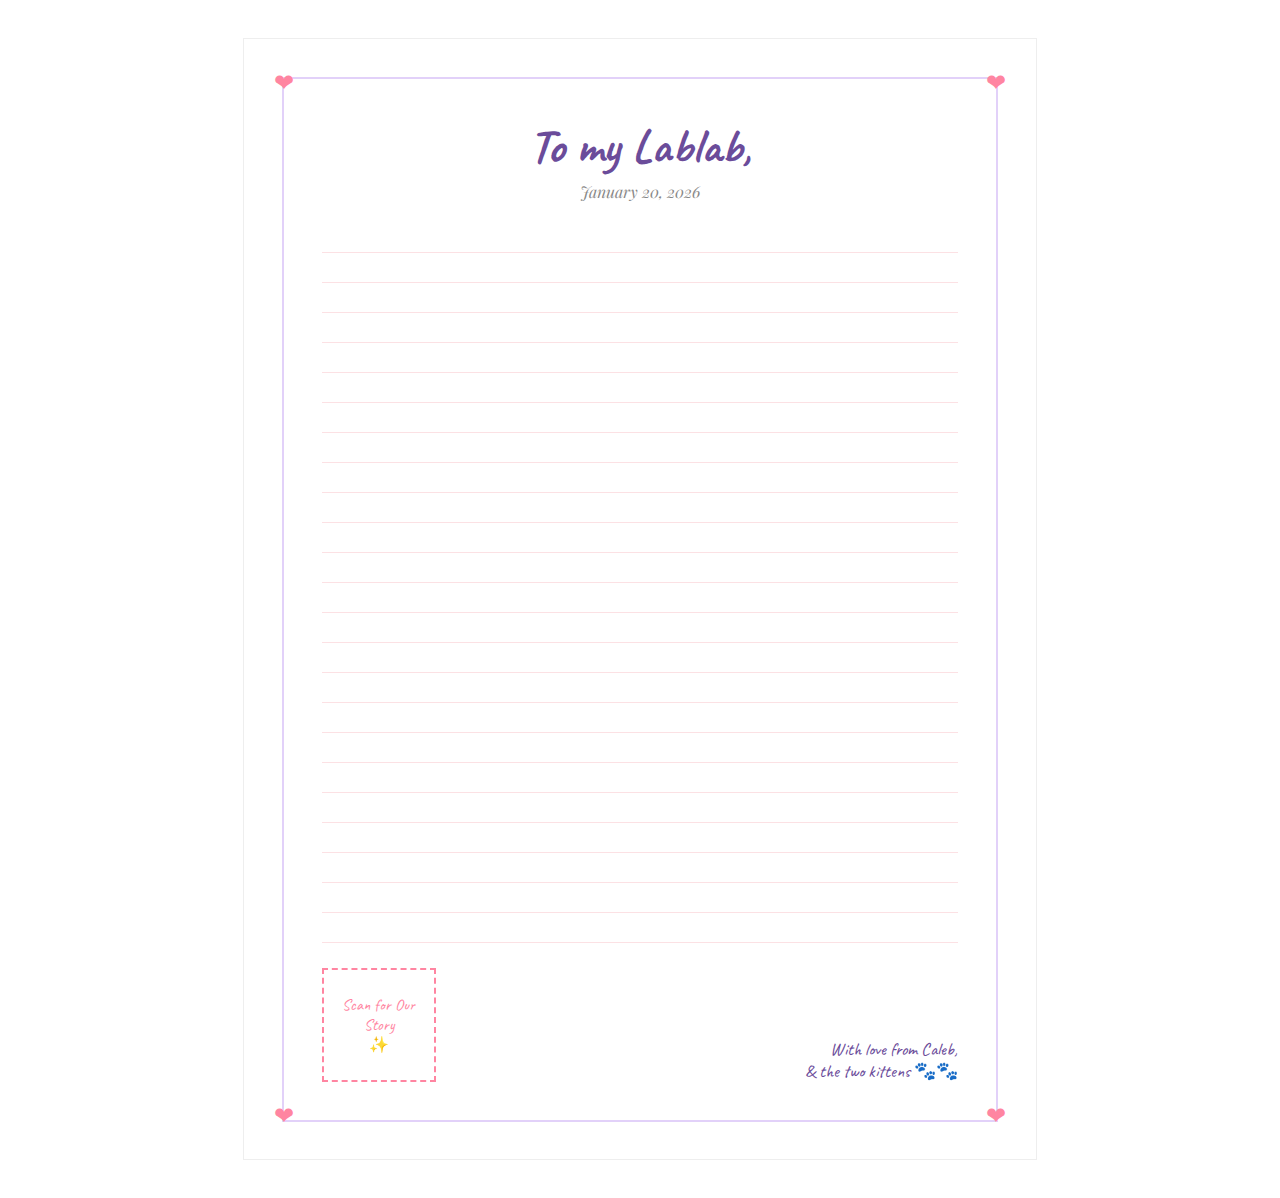
<file: letter_template.html>
<!DOCTYPE html>
<html lang="en">
<head>
    <meta charset="UTF-8">
    <title>Letter for Lablab</title>
    <link href="https://fonts.googleapis.com/css2?family=Caveat:wght@400;700&family=Playfair+Display:ital@0;1&display=swap" rel="stylesheet">
    <style>
        body { background: #fff; margin: 0; padding: 0; }
        
        /* A4 Paper Sizing */
        .page {
            width: 210mm;
            height: 297mm;
            padding: 20mm;
            margin: 10mm auto;
            border: 1px solid #eee;
            background: white;
            position: relative;
            box-sizing: border-box;
            overflow: hidden;
        }

        /* The Lavender/Pink Gradient Border */
        .border {
            position: absolute;
            inset: 10mm;
            border: 2px solid #e2d1f9; /* Light Purple */
            padding: 10mm;
            display: flex;
            flex-direction: column;
        }

        .corner-heart {
            position: absolute;
            font-size: 24px;
            color: #ff85a1; /* Soft Pink */
        }
        .top-left { top: -10px; left: -10px; }
        .top-right { top: -10px; right: -10px; }
        .bottom-left { bottom: -10px; left: -10px; }
        .bottom-right { bottom: -10px; right: -10px; }

        header { text-align: center; margin-bottom: 30px; }
        h1 { font-family: 'Caveat', cursive; color: #6b4c9a; font-size: 48px; margin: 0; }
        .date { font-family: 'Playfair Display', serif; font-style: italic; color: #888; margin-top: 5px; }

        /* Writing Lines */
        .lines {
            flex-grow: 1;
            background-image: linear-gradient(#fce1e4 1px, transparent 1px);
            background-size: 100% 30px;
            margin-top: 20px;
            line-height: 30px;
        }

        /* QR Code & Signature Section */
        .footer-area {
            display: flex;
            justify-content: space-between;
            align-items: flex-end;
            margin-top: 20px;
        }

        .qr-placeholder {
            width: 100px;
            height: 100px;
            border: 2px dashed #ff85a1;
            display: flex;
            align-items: center;
            justify-content: center;
            font-family: 'Caveat', cursive;
            color: #ff85a1;
            text-align: center;
            padding: 5px;
        }

        .cat-note {
            font-family: 'Caveat', cursive;
            color: #6b4c9a;
            font-size: 18px;
            text-align: right;
        }

        @media print {
            .page { margin: 0; border: none; }
            button { display: none; }
        }
    </style>
</head>
<body>

    <div class="page">
        <div class="border">
            <span class="corner-heart top-left">❤</span>
            <span class="corner-heart top-right">❤</span>
            <span class="corner-heart bottom-left">❤</span>
            <span class="corner-heart bottom-right">❤</span>

            <header>
                <h1>To my Lablab,</h1>
                <div class="date">January 20, 2026</div>
            </header>

            <div class="lines">
                </div>

            <div class="footer-area">
                <div class="qr-placeholder">
                    Scan for Our Story<br>✨
                </div>
                <div class="cat-note">
                    With love from Caleb,<br>
                    & the two kittens 🐾🐾
                </div>
            </div>
        </div>
    </div>

</body>
</html>
</file>
